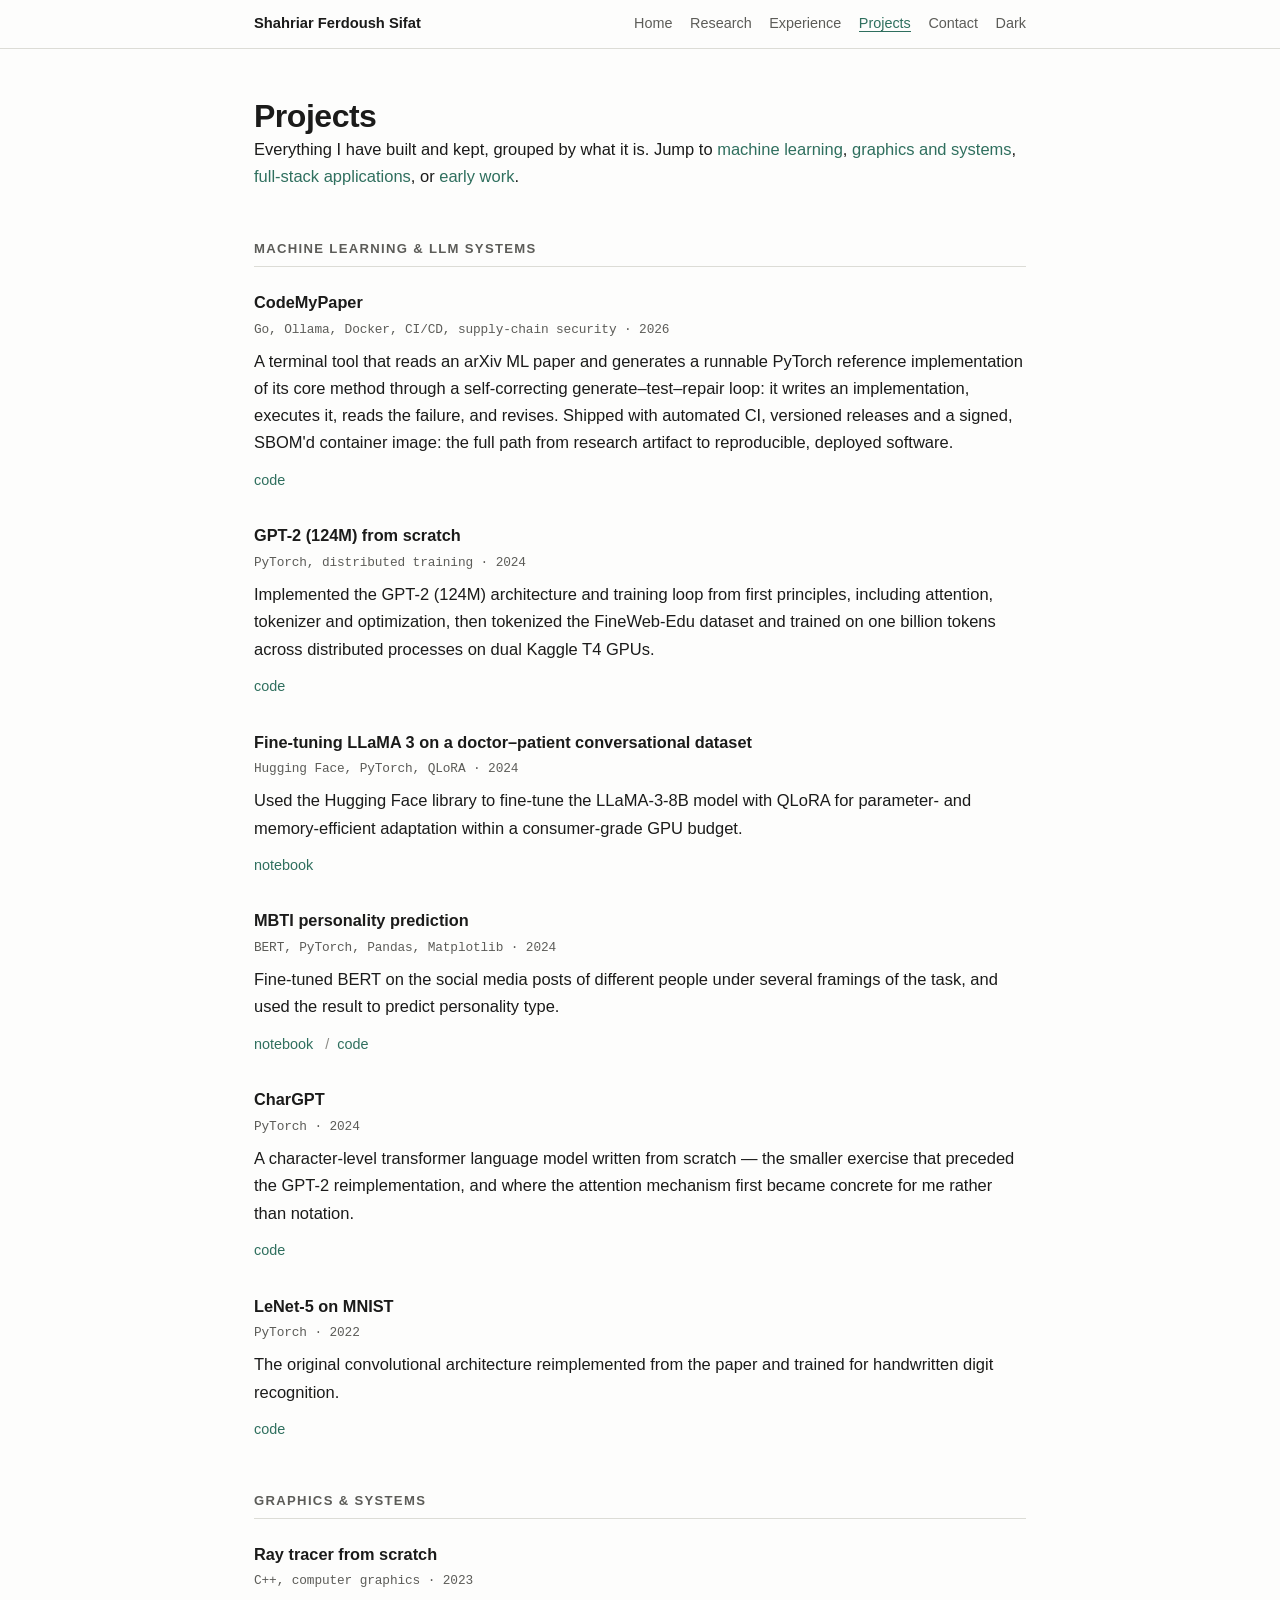
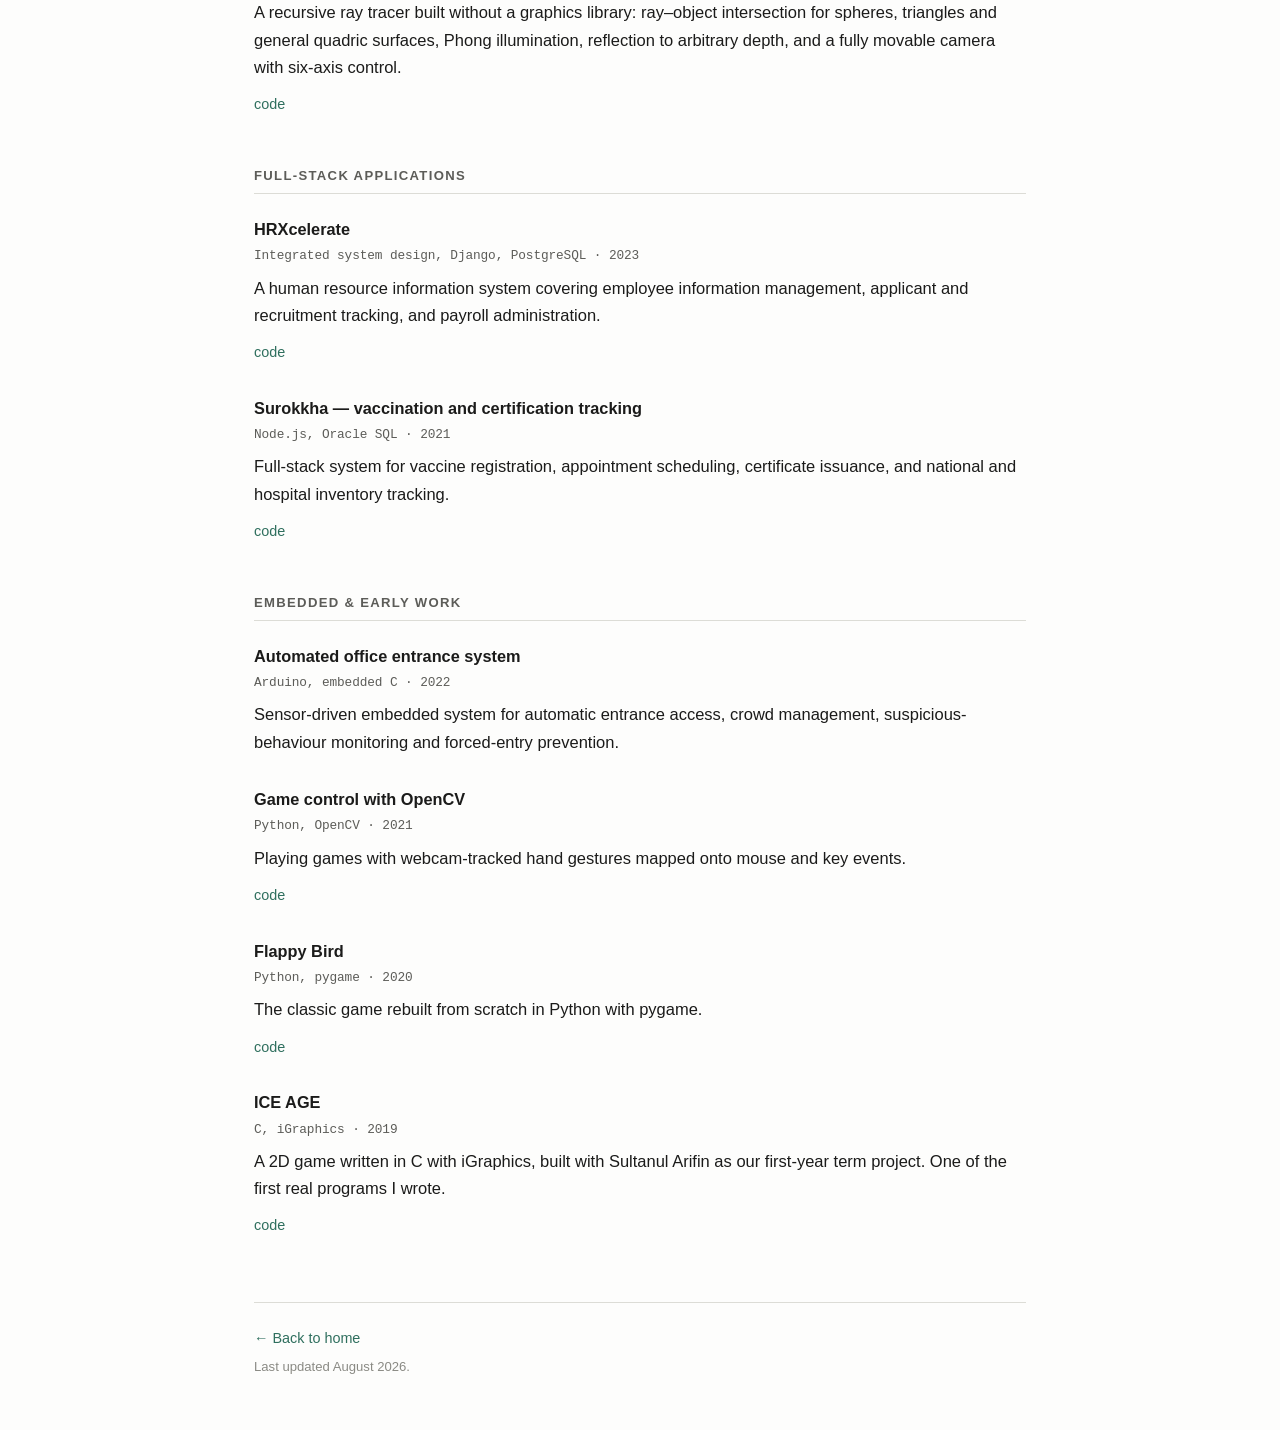
<file: projects.html>
<!DOCTYPE html>
<html lang="en">
  <head>
    <meta charset="UTF-8" />
    <meta name="viewport" content="width=device-width, initial-scale=1.0" />
    <meta
      name="description"
      content="Projects by Shahriar Ferdoush Sifat - machine learning and LLM systems, graphics, full-stack applications, and early work."
    />
    <title>Projects &mdash; Shahriar Ferdoush Sifat</title>
    <link rel="stylesheet" href="css/style.css?v=5.3" />
    <script>
      (function () {
        var t = localStorage.getItem("theme");
        if (t) document.documentElement.setAttribute("data-theme", t);
      })();
    </script>
  </head>
  <body>
    <nav class="topnav" aria-label="Sections">
      <div class="topnav-inner">
        <a class="topnav-name" href="index.html">Shahriar Ferdoush Sifat</a>
        <ul class="topnav-links">
          <li><a href="index.html">Home</a></li>
          <li><a href="index.html#research">Research</a></li>
          <li><a href="index.html#experience">Experience</a></li>
          <li><a href="projects.html" aria-current="page">Projects</a></li>
          <li><a href="index.html#contact">Contact</a></li>
          <li>
            <button id="theme-toggle" class="theme-toggle" type="button" aria-live="polite">
              Dark
            </button>
          </li>
        </ul>
      </div>
    </nav>

    <main>
      <header class="subpage-head">
        <h1>Projects</h1>
        <p class="bio">
          Everything I have built and kept, grouped by what it is. Jump to
          <a href="#ml">machine learning</a>,
          <a href="#graphics">graphics and systems</a>,
          <a href="#fullstack">full-stack applications</a>, or
          <a href="#early">early work</a>.
        </p>
      </header>

      <section id="ml">
        <h2>Machine Learning &amp; LLM Systems</h2>

        <article class="entry entry--plain">
          <div class="entry-body">
            <h3>CodeMyPaper</h3>
            <p class="entry-meta">Go, Ollama, Docker, CI/CD, supply-chain security &middot; 2026</p>
            <p>
              A terminal tool that reads an arXiv ML paper and generates a
              runnable PyTorch reference implementation of its core method
              through a self-correcting generate&ndash;test&ndash;repair loop:
              it writes an implementation, executes it, reads the failure, and
              revises. Shipped with automated CI, versioned releases and a
              signed, SBOM'd container image: the full path from research
              artifact to reproducible, deployed software.
            </p>
            <p class="entry-links">
              <a href="https://github.com/Shahriar-Ferdoush/codemypaper" target="_blank" rel="noopener">code</a>
            </p>
          </div>
        </article>

        <article class="entry entry--plain">
          <div class="entry-body">
            <h3>GPT-2 (124M) from scratch</h3>
            <p class="entry-meta">PyTorch, distributed training &middot; 2024</p>
            <p>
              Implemented the GPT-2 (124M) architecture and training loop from
              first principles, including attention, tokenizer and optimization,
              then tokenized the FineWeb-Edu dataset and trained on one billion
              tokens across distributed processes on dual Kaggle T4 GPUs.
            </p>
            <p class="entry-links">
              <a href="https://github.com/Shahriar-Ferdoush/GPT2-124M-1B-Token" target="_blank" rel="noopener">code</a>
            </p>
          </div>
        </article>

        <article class="entry entry--plain">
          <div class="entry-body">
            <h3>Fine-tuning LLaMA 3 on a doctor&ndash;patient conversational dataset</h3>
            <p class="entry-meta">Hugging Face, PyTorch, QLoRA &middot; 2024</p>
            <p>
              Used the Hugging Face library to fine-tune the LLaMA-3-8B model
              with QLoRA for parameter- and memory-efficient adaptation within a
              consumer-grade GPU budget.
            </p>
            <p class="entry-links">
              <a href="https://www.kaggle.com/code/shahriarferdoush/fine-tune-llm-doctor-consulting-dataset" target="_blank" rel="noopener">notebook</a>
            </p>
          </div>
        </article>

        <article class="entry entry--plain">
          <div class="entry-body">
            <h3>MBTI personality prediction</h3>
            <p class="entry-meta">BERT, PyTorch, Pandas, Matplotlib &middot; 2024</p>
            <p>
              Fine-tuned BERT on the social media posts of different people
              under several framings of the task, and used the result to predict
              personality type.
            </p>
            <p class="entry-links">
              <a href="https://colab.research.google.com/drive/1kwehwHfAvy8_h94VZrJTcOGcHcNw4eWn?usp=sharing" target="_blank" rel="noopener">notebook</a>
              <a href="https://github.com/Shahriar-Ferdoush/Myers-Briggs-Personality-Prediction" target="_blank" rel="noopener">code</a>
            </p>
          </div>
        </article>

        <article class="entry entry--plain">
          <div class="entry-body">
            <h3>CharGPT</h3>
            <p class="entry-meta">PyTorch &middot; 2024</p>
            <p>
              A character-level transformer language model written from scratch
              &mdash; the smaller exercise that preceded the GPT-2
              reimplementation, and where the attention mechanism first became
              concrete for me rather than notation.
            </p>
            <p class="entry-links">
              <a href="https://github.com/Shahriar-Ferdoush/CharGPT" target="_blank" rel="noopener">code</a>
            </p>
          </div>
        </article>

        <article class="entry entry--plain">
          <div class="entry-body">
            <h3>LeNet-5 on MNIST</h3>
            <p class="entry-meta">PyTorch &middot; 2022</p>
            <p>
              The original convolutional architecture reimplemented from the
              paper and trained for handwritten digit recognition.
            </p>
            <p class="entry-links">
              <a href="https://github.com/Shahriar-Ferdoush/Digit-Recognition-LeNet5-on-MNIST-Dataset" target="_blank" rel="noopener">code</a>
            </p>
          </div>
        </article>
      </section>

      <section id="graphics">
        <h2>Graphics &amp; Systems</h2>

        <article class="entry entry--plain">
          <div class="entry-body">
            <h3>Ray tracer from scratch</h3>
            <p class="entry-meta">C++, computer graphics &middot; 2023</p>
            <p>
              A recursive ray tracer built without a graphics library:
              ray&ndash;object intersection for spheres, triangles and general
              quadric surfaces, Phong illumination, reflection to arbitrary
              depth, and a fully movable camera with six-axis control.
            </p>
            <p class="entry-links">
              <a href="https://github.com/Shahriar-Ferdoush/CSE410_RayTracing_Offline" target="_blank" rel="noopener">code</a>
            </p>
          </div>
        </article>
      </section>

      <section id="fullstack">
        <h2>Full-Stack Applications</h2>

        <article class="entry entry--plain">
          <div class="entry-body">
            <h3>HRXcelerate</h3>
            <p class="entry-meta">Integrated system design, Django, PostgreSQL &middot; 2023</p>
            <p>
              A human resource information system covering employee information
              management, applicant and recruitment tracking, and payroll
              administration.
            </p>
            <p class="entry-links">
              <a href="https://github.com/utchchhwas/hrxcelerate" target="_blank" rel="noopener">code</a>
            </p>
          </div>
        </article>

        <article class="entry entry--plain">
          <div class="entry-body">
            <h3>Surokkha &mdash; vaccination and certification tracking</h3>
            <p class="entry-meta">Node.js, Oracle SQL &middot; 2021</p>
            <p>
              Full-stack system for vaccine registration, appointment
              scheduling, certificate issuance, and national and hospital
              inventory tracking.
            </p>
            <p class="entry-links">
              <a href="https://github.com/farhan19999/surokkha_v1" target="_blank" rel="noopener">code</a>
            </p>
          </div>
        </article>
      </section>

      <section id="early">
        <h2>Embedded &amp; Early Work</h2>

        <article class="entry entry--plain">
          <div class="entry-body">
            <h3>Automated office entrance system</h3>
            <p class="entry-meta">Arduino, embedded C &middot; 2022</p>
            <p>
              Sensor-driven embedded system for automatic entrance access, crowd
              management, suspicious-behaviour monitoring and forced-entry
              prevention.
            </p>
          </div>
        </article>

        <article class="entry entry--plain">
          <div class="entry-body">
            <h3>Game control with OpenCV</h3>
            <p class="entry-meta">Python, OpenCV &middot; 2021</p>
            <p>
              Playing games with webcam-tracked hand gestures mapped onto mouse
              and key events.
            </p>
            <p class="entry-links">
              <a href="https://github.com/Shahriar-Ferdoush/Game-Control-with-OpenCV-and-Python-3.8" target="_blank" rel="noopener">code</a>
            </p>
          </div>
        </article>

        <article class="entry entry--plain">
          <div class="entry-body">
            <h3>Flappy Bird</h3>
            <p class="entry-meta">Python, pygame &middot; 2020</p>
            <p>The classic game rebuilt from scratch in Python with pygame.</p>
            <p class="entry-links">
              <a href="https://github.com/Shahriar-Ferdoush/Flappy-Bird" target="_blank" rel="noopener">code</a>
            </p>
          </div>
        </article>

        <article class="entry entry--plain">
          <div class="entry-body">
            <h3>ICE AGE</h3>
            <p class="entry-meta">C, iGraphics &middot; 2019</p>
            <p>
              A 2D game written in C with iGraphics, built with Sultanul Arifin
              as our first-year term project. One of the first real programs I
              wrote.
            </p>
            <p class="entry-links">
              <a href="https://github.com/Shahriar-Ferdoush/ICE-AGE" target="_blank" rel="noopener">code</a>
            </p>
          </div>
        </article>
      </section>

      <footer>
        <p><a href="index.html">&larr; Back to home</a></p>
        <p class="colophon">Last updated August 2026.</p>
      </footer>
    </main>

    <script src="js/main.js?v=5.3"></script>
  </body>
</html>
</file>
<file: css/style.css>
/* ===================================================================
   Shahriar Ferdoush Sifat - portfolio
   Single-column academic layout. No framework, no webfonts, no icons.
   =================================================================== */

/* -------------------------------------------------------------------
   Tokens
   ------------------------------------------------------------------- */

:root {
  /* Change --accent alone to re-tint every link on the page. */
  --accent: #2f6f5e;
  --accent-hover: #23564a;

  --bg: #fdfdfc;
  --bg-sunken: #f4f4f1;
  --ink: #1b1b1a;
  --ink-muted: #5c5c58;
  --ink-faint: #8a8a84;
  --rule: #dcdcd6;

  --measure: 820px;
  --font: -apple-system, BlinkMacSystemFont, "Segoe UI", Roboto,
    "Helvetica Neue", Arial, sans-serif;
  --font-mono: ui-monospace, "SF Mono", "Cascadia Mono", Menlo, Consolas,
    monospace;
}

/* Dark by system preference, unless an explicit light choice is stored. */
@media (prefers-color-scheme: dark) {
  :root:not([data-theme="light"]) {
    --accent: #7fc9b4;
    --accent-hover: #a3ddcc;

    --bg: #16181a;
    --bg-sunken: #1e2124;
    --ink: #e6e4e0;
    --ink-muted: #a6a49f;
    --ink-faint: #7c7a75;
    --rule: #33373b;
  }
}

/* Explicit dark choice wins in both directions. */
:root[data-theme="dark"] {
  --accent: #7fc9b4;
  --accent-hover: #a3ddcc;

  --bg: #16181a;
  --bg-sunken: #1e2124;
  --ink: #e6e4e0;
  --ink-muted: #a6a49f;
  --ink-faint: #7c7a75;
  --rule: #33373b;
}

/* -------------------------------------------------------------------
   Reset and base
   ------------------------------------------------------------------- */

*,
*::before,
*::after {
  box-sizing: border-box;
}

html {
  -webkit-text-size-adjust: 100%;
}

body {
  margin: 0;
  padding: 0;
  background: var(--bg);
  color: var(--ink);
  font-family: var(--font);
  font-size: 16.5px;
  line-height: 1.65;
  -webkit-font-smoothing: antialiased;
}

main {
  max-width: var(--measure);
  margin: 0 auto;
  padding: 3rem 1.5rem 3rem;
}

img {
  max-width: 100%;
  height: auto;
}

a {
  color: var(--accent);
  text-decoration: none;
  border-bottom: 1px solid transparent;
  transition: color 0.12s ease, border-color 0.12s ease;
}

a:hover,
a:focus-visible {
  color: var(--accent-hover);
  border-bottom-color: currentColor;
}

:focus-visible {
  outline: 2px solid var(--accent);
  outline-offset: 2px;
}

strong {
  font-weight: 600;
}

/* -------------------------------------------------------------------
   Masthead
   ------------------------------------------------------------------- */

.masthead {
  display: flex;
  align-items: flex-start;
  gap: 2.5rem;
  margin-bottom: 1rem;
}

.masthead-text {
  flex: 1 1 auto;
  min-width: 0;
}

.masthead-photo {
  flex: 0 0 auto;
}

.masthead-photo img {
  width: 180px;
  height: 180px;
  object-fit: cover;
  border-radius: 3px;
  background: var(--bg-sunken);
}

h1 {
  margin: 0;
  font-size: 2rem;
  font-weight: 600;
  letter-spacing: -0.015em;
  line-height: 1.2;
}

.role {
  margin: 0.35rem 0 1.1rem;
  color: var(--ink-muted);
  font-size: 0.95rem;
}

.bio {
  margin: 0 0 0.9rem;
}

/* Links row -------------------------------------------------------- */

.links {
  display: flex;
  flex-wrap: wrap;
  align-items: baseline;
  gap: 0.5rem 0.9rem;
  margin-top: 1.2rem;
  font-size: 0.95rem;
}

/* Thin separator between each link, but not before the first. */
.links > * + *::before {
  content: "/";
  color: var(--ink-faint);
  margin-right: 0.9rem;
}

.theme-toggle {
  font: inherit;
  color: var(--ink-muted);
  background: none;
  border: 0;
  border-bottom: 1px solid transparent;
  padding: 0;
  cursor: pointer;
  transition: color 0.12s ease, border-color 0.12s ease;
}

.theme-toggle:hover,
.theme-toggle:focus-visible {
  color: var(--ink);
  border-bottom-color: currentColor;
}

/* -------------------------------------------------------------------
   Top navigation - sticky, so Projects is always one click away
   ------------------------------------------------------------------- */

.topnav {
  position: sticky;
  top: 0;
  z-index: 20;
  background: var(--bg);
  border-bottom: 1px solid var(--rule);
}

.topnav-inner {
  max-width: var(--measure);
  margin: 0 auto;
  padding: 0.7rem 1.5rem;
  display: flex;
  align-items: baseline;
  justify-content: space-between;
  gap: 1.5rem;
}

.topnav-name {
  color: var(--ink);
  font-size: 0.92rem;
  font-weight: 600;
  white-space: nowrap;
}

.topnav-name:hover,
.topnav-name:focus-visible {
  color: var(--accent);
}

.topnav-links {
  display: flex;
  align-items: baseline;
  gap: 1.1rem;
  margin: 0;
  padding: 0;
  list-style: none;
  font-size: 0.9rem;
}

.topnav-links a {
  color: var(--ink-muted);
}

.topnav-links a:hover,
.topnav-links a:focus-visible {
  color: var(--accent);
}

.topnav-links a[aria-current="page"] {
  color: var(--accent);
  border-bottom-color: currentColor;
}

/* Anchors must clear the sticky bar. */
section[id] {
  scroll-margin-top: 4rem;
}

/* Subpage header (projects.html) ----------------------------------- */

.subpage-head {
  margin-bottom: 1rem;
}

/* -------------------------------------------------------------------
   Sections
   ------------------------------------------------------------------- */

section {
  margin-top: 3rem;
}

h2 {
  margin: 0 0 1.5rem;
  padding-bottom: 0.4rem;
  border-bottom: 1px solid var(--rule);
  color: var(--ink-muted);
  font-size: 0.82rem;
  font-weight: 600;
  letter-spacing: 0.1em;
  text-transform: uppercase;
}

h3 {
  margin: 0 0 0.3rem;
  font-size: 1.02rem;
  font-weight: 600;
  line-height: 1.4;
}

p {
  margin: 0 0 0.75rem;
}

/* Lead-in note under a section heading. */
.section-note {
  margin-top: -0.6rem;
  margin-bottom: 1.4rem;
  color: var(--ink-muted);
  font-size: 0.9rem;
}

/* "All projects" style link closing a section. */
.more {
  margin: 1.6rem 0 0;
  font-size: 0.92rem;
}

.contact-note {
  margin-top: 1.4rem;
  color: var(--ink-muted);
  font-size: 0.9rem;
}

/* -------------------------------------------------------------------
   Entry - shared by Research and Selected Projects
   ------------------------------------------------------------------- */

.entry {
  display: grid;
  grid-template-columns: 120px 1fr;
  gap: 1.5rem;
  margin-bottom: 2rem;
}

/* No thumbnail: collapse to a single column so nothing shifts. */
.entry--plain {
  grid-template-columns: 1fr;
}

.entry:last-child {
  margin-bottom: 0;
}

.entry-thumb img {
  width: 100%;
  border-radius: 3px;
  background: var(--bg-sunken);
}

.entry-body > p:last-child {
  margin-bottom: 0;
}

.entry-meta {
  margin: 0 0 0.5rem;
  color: var(--ink-muted);
  font-family: var(--font-mono);
  font-size: 0.8rem;
  letter-spacing: -0.01em;
}

.entry-note {
  color: var(--ink-muted);
  font-size: 0.88rem;
}

/* Advisors carry weight on an academic page - full body size, own line. */
.entry-advisors {
  margin: 1rem 0 0.4rem;
  color: var(--ink);
  font-size: 0.95rem;
}

.entry-advisors em {
  font-style: italic;
  font-weight: 600;
}

.entry-links {
  font-size: 0.9rem;
}

.entry-links > * + *::before {
  content: "/";
  color: var(--ink-faint);
  margin: 0 0.5rem;
}

.pending {
  color: var(--ink-faint);
}

/* -------------------------------------------------------------------
   Listing - Education, Experience, Skills, Awards
   ------------------------------------------------------------------- */

.listing {
  display: grid;
  grid-template-columns: 140px 1fr;
  gap: 1.6rem 1.5rem;
  margin: 0;
}

.listing--tight {
  gap: 0.6rem 1.5rem;
}

.listing dt {
  color: var(--ink-muted);
  font-family: var(--font-mono);
  font-size: 0.8rem;
  padding-top: 0.2rem;
}

.listing--tight dt {
  padding-top: 0;
  font-family: var(--font);
  font-size: 0.92rem;
}

.listing dd {
  margin: 0;
  min-width: 0;
}

.listing ul {
  margin: 0.5rem 0 0;
  padding-left: 1.1rem;
}

.listing li {
  margin-bottom: 0.3rem;
}

.listing .entry-note {
  margin: 0.6rem 0 0;
  font-size: 0.82rem;
}

/* -------------------------------------------------------------------
   Compact list - Other Projects, certifications
   ------------------------------------------------------------------- */

.compact {
  margin: 0;
  padding-left: 1.1rem;
}

.compact li {
  margin-bottom: 0.5rem;
}

.compact li:last-child {
  margin-bottom: 0;
}

#awards .compact {
  margin-top: 1.4rem;
}

/* -------------------------------------------------------------------
   Contribution heatmap
   ------------------------------------------------------------------- */

.heatmap {
  overflow-x: auto;
  padding: 1rem;
  background: var(--bg-sunken);
  border: 1px solid var(--rule);
  border-radius: 3px;
}

.heatmap img {
  display: block;
  width: 100%;
  min-width: 560px;
}

/* -------------------------------------------------------------------
   Creative gallery
   ------------------------------------------------------------------- */

.gallery {
  display: grid;
  grid-template-columns: repeat(auto-fill, minmax(160px, 1fr));
  gap: 1rem;
  margin-top: 1.5rem;
}

.gallery figure {
  margin: 0;
}

/* The tile keeps its shape whether or not the image file exists yet. */
.gallery img {
  display: block;
  width: 100%;
  aspect-ratio: 1 / 1;
  object-fit: cover;
  border-radius: 3px;
  background: var(--bg-sunken);
  border: 1px solid var(--rule);
}

.gallery figcaption {
  margin-top: 0.4rem;
  color: var(--ink-muted);
  font-size: 0.8rem;
}

/* -------------------------------------------------------------------
   Footer
   ------------------------------------------------------------------- */

footer {
  margin-top: 4rem;
  padding-top: 1.5rem;
  border-top: 1px solid var(--rule);
  font-size: 0.9rem;
}

footer p {
  margin: 0 0 0.3rem;
}

.colophon {
  color: var(--ink-faint);
  font-size: 0.82rem;
}

/* -------------------------------------------------------------------
   Responsive
   ------------------------------------------------------------------- */

@media (max-width: 720px) {
  /* The name is already the <h1> below; the bar keeps only the links. */
  .topnav-name {
    display: none;
  }

  .topnav-inner {
    padding: 0.6rem 1.25rem;
    gap: 0;
  }

  .topnav-links {
    width: 100%;
    justify-content: space-between;
    gap: 0.5rem;
    overflow-x: auto;
    scrollbar-width: none;
  }

  .topnav-links::-webkit-scrollbar {
    display: none;
  }

  .topnav-links li {
    white-space: nowrap;
  }
}

@media (max-width: 640px) {
  main {
    padding: 2rem 1.25rem 2rem;
  }

  .masthead {
    flex-direction: column-reverse;
    align-items: flex-start;
    gap: 1.5rem;
  }

  .masthead-photo img {
    width: 120px;
    height: 120px;
  }

  h1 {
    font-size: 1.7rem;
  }

  .entry {
    grid-template-columns: 1fr;
    gap: 0.8rem;
  }

  .entry-thumb img {
    max-width: 140px;
  }

  .listing {
    grid-template-columns: 1fr;
    gap: 1.5rem;
  }

  .listing--tight {
    gap: 0.15rem;
  }

  .listing--tight dd {
    margin-bottom: 0.7rem;
  }

  .gallery {
    grid-template-columns: repeat(auto-fill, minmax(120px, 1fr));
  }
}

/* -------------------------------------------------------------------
   Motion
   ------------------------------------------------------------------- */

@media (prefers-reduced-motion: reduce) {
  * {
    transition: none !important;
  }
}

/* -------------------------------------------------------------------
   Print - the page doubles as an application supplement
   ------------------------------------------------------------------- */

@media print {
  :root {
    --bg: #fff;
    --bg-sunken: #fff;
    --ink: #000;
    --ink-muted: #333;
    --ink-faint: #666;
    --rule: #bbb;
    --accent: #000;
  }

  body {
    font-size: 10.5pt;
  }

  main {
    max-width: none;
    padding: 0;
  }

  .topnav,
  .theme-toggle,
  #code,
  .gallery {
    display: none;
  }

  section {
    margin-top: 1.6rem;
    break-inside: avoid;
  }

  .entry,
  .listing dd {
    break-inside: avoid;
  }

  a {
    border-bottom: none;
  }

  /* Links are useless on paper unless the URL is printed. */
  .entry-links a::after,
  .compact a::after {
    content: " (" attr(href) ")";
    font-size: 0.75em;
    color: #555;
    word-break: break-all;
  }
}
</file>
